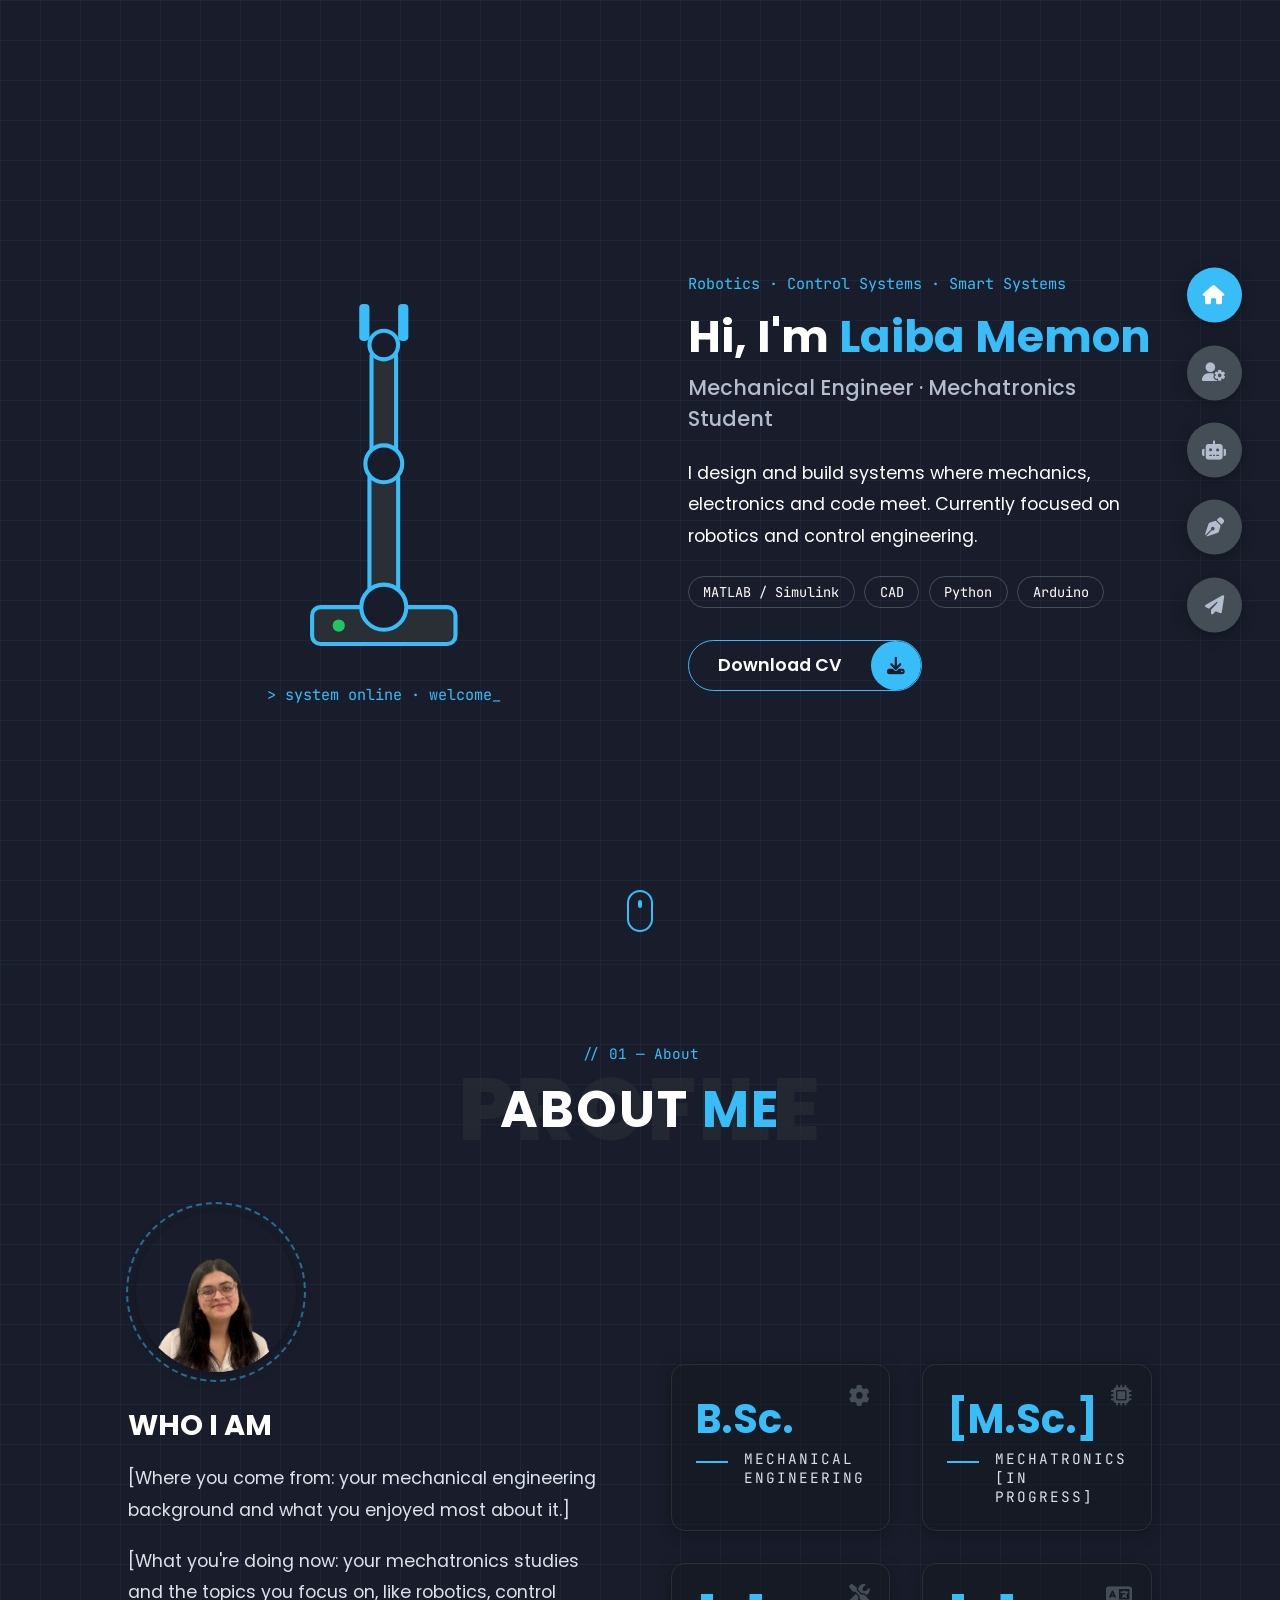
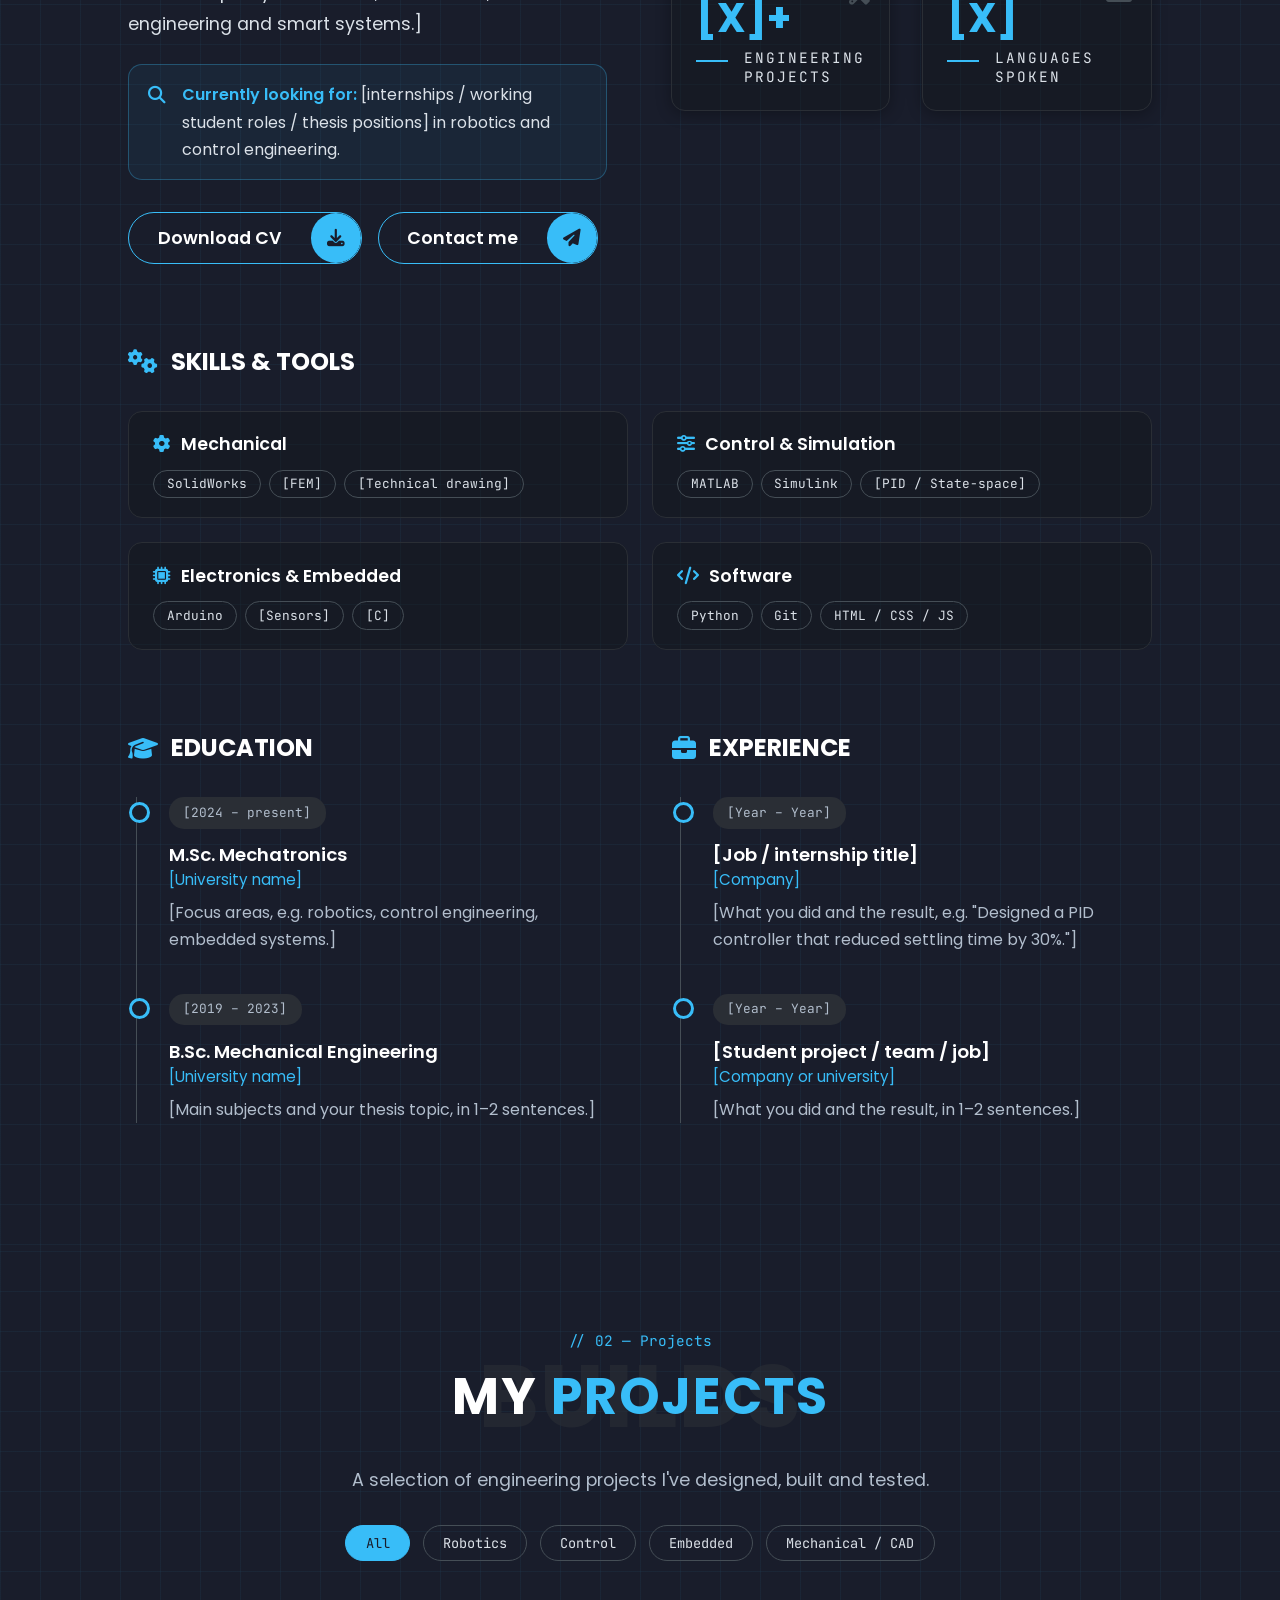
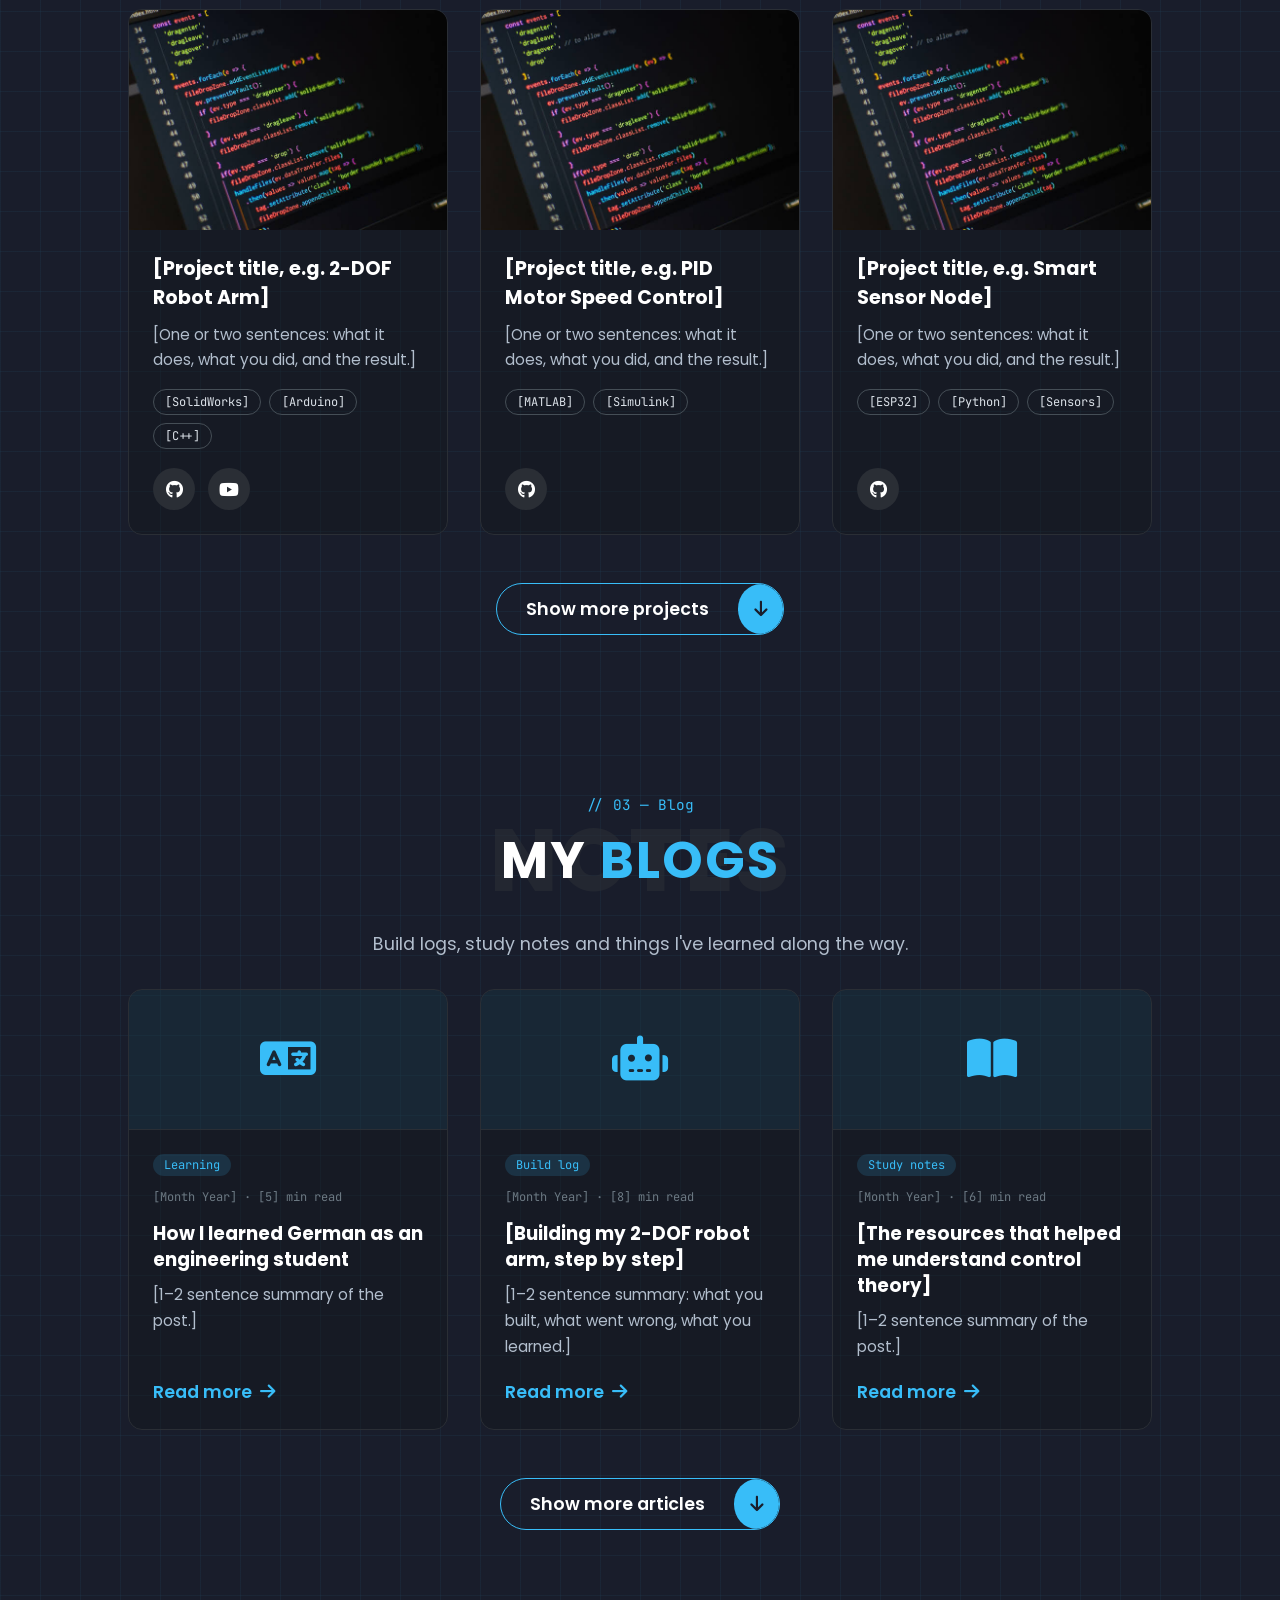
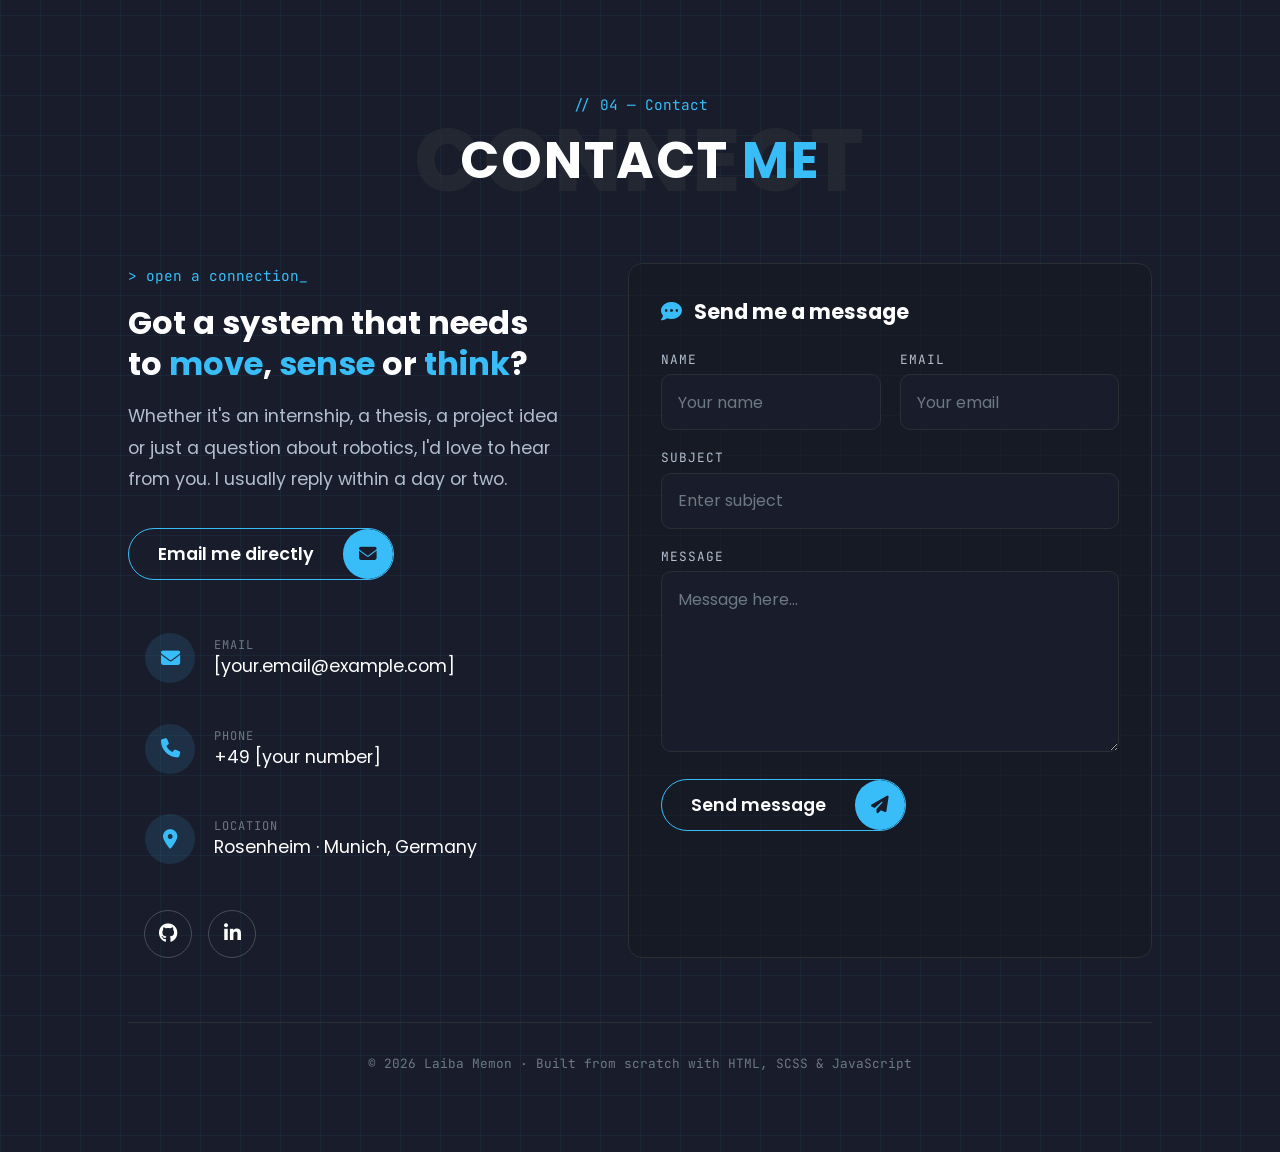
<file: Web Development/index.html>
<!DOCTYPE html>
<html lang="en">
<head>
    <!-- Info about the page; none of it shows on the page itself -->
    <meta charset="UTF-8"> <!-- lets the page display any character -->
    <meta name="viewport" content="width=device-width, initial-scale=1.0"> <!-- scales properly on phones -->
    <title>Laiba Memon | Portfolio</title> <!-- text on the browser tab -->

    <!-- Fonts: Poppins + JetBrains Mono from Google Fonts -->
    <link rel="preconnect" href="https://fonts.googleapis.com">
    <link rel="preconnect" href="https://fonts.gstatic.com" crossorigin>
    <link href="https://fonts.googleapis.com/css2?family=Poppins:wght@300;400;500;600;700&family=JetBrains+Mono:wght@400;500&display=swap" rel="stylesheet">

    <!-- Font Awesome: icon library -->
    <link rel="stylesheet" href="https://cdnjs.cloudflare.com/ajax/libs/font-awesome/6.7.2/css/all.min.css">

    <!-- My styles (last, so they override everything above) -->
    <link rel="stylesheet" href="style/style.css">
</head>

<!-- The body is everything visible on the page -->
<body class="main-content">

    <!-- ==================== HOME ==================== -->
    <header class="section sec1 header visible" id="home">
        <div class="header-content">
            <div class="left-header">
                <div class="robot-stage">
                    <svg class="robot-arm" viewBox="0 0 200 200" aria-hidden="true">
                        <rect class="base" x="65" y="170" width="70" height="18" rx="4"/>
                        <g class="arm-1">
                            <rect class="link" x="93" y="100" width="14" height="70" rx="7"/>
                            <g class="arm-2">
                                <rect class="link" x="94" y="42" width="12" height="60" rx="6"/>
                                <g class="gripper">
                                    <rect class="finger finger-l" x="88" y="22" width="5" height="18" rx="2"/>
                                    <rect class="finger finger-r" x="107" y="22" width="5" height="18" rx="2"/>
                                    <circle class="joint" cx="100" cy="42" r="7"/>
                                </g>
                                <circle class="joint" cx="100" cy="100" r="9"/>
                            </g>
                            <circle class="joint" cx="100" cy="170" r="11"/>
                        </g>
                        <circle class="led" cx="78" cy="179" r="3"/>
                    </svg>
                    <p class="robot-caption">&gt; system online · welcome<span class="cursor">_</span></p>
                </div>
            </div>

            <div class="right-header">
                <p class="eyebrow">Robotics · Control Systems · Smart Systems</p>
                <h1 class="name">Hi, I'm <span>Laiba Memon</span></h1>
                <h2 class="role">Mechanical Engineer · Mechatronics Student</h2>
                <p class="intro">
                    I design and build systems where mechanics, electronics and code meet.
                    Currently focused on robotics and control engineering.
                </p>
                <ul class="tags">
                    <li>MATLAB / Simulink</li>
                    <li>CAD</li>
                    <li>Python</li>
                    <li>Arduino</li>
                </ul>
                <div class="btn-con">
                    <a href="files/Laiba-Memon-CV.pdf" class="main-btn" download>
                        <span class="btn-text">Download CV</span>
                        <span class="btn-icon"><i class="fa-solid fa-download"></i></span>
                    </a>
                </div>
            </div>
        </div>
        <a href="#about" class="scroll-down" aria-label="Scroll down"><span></span></a>
    </header>

    <main>
        <!-- ==================== ABOUT ==================== -->
        <section class="section sec2 about" id="about">
            <div class="main-title">
                <p class="section-label">// 01 — About</p>
                <h2>About <span>me</span><span class="bg-text">profile</span></h2>
            </div>

            <!-- Bio + fact cards -->
            <div class="about-container">
                <div class="left-about">
                    <div class="about-photo">
                        <img src="images/photo.png" alt="Photo of Laiba Memon">
                    </div>
                    <h4>Who I am</h4>
                    <p>
                        [Where you come from: your mechanical engineering background and
                        what you enjoyed most about it.]
                    </p>
                    <p>
                        [What you're doing now: your mechatronics studies and the topics
                        you focus on, like robotics, control engineering and smart systems.]
                    </p>

                    <div class="looking-for">
                        <i class="fa-solid fa-magnifying-glass"></i>
                        <p><span>Currently looking for:</span> [internships / working student roles / thesis
                        positions] in robotics and control engineering.</p>
                    </div>

                    <div class="btn-con">
                        <a href="files/Laiba-Memon-CV.pdf" class="main-btn" download>
                            <span class="btn-text">Download CV</span>
                            <span class="btn-icon"><i class="fa-solid fa-download"></i></span>
                        </a>
                        <a href="#contact" class="main-btn">
                            <span class="btn-text">Contact me</span>
                            <span class="btn-icon"><i class="fa-solid fa-paper-plane"></i></span>
                        </a>
                    </div>
                </div>

                <div class="right-about">
                    <div class="about-item">
                        <i class="fa-solid fa-gear card-icon"></i>
                        <div class="abt-text">
                            <p class="large-text">B.Sc.</p>
                            <p class="small-text">Mechanical<br>Engineering</p>
                        </div>
                    </div>
                    <div class="about-item">
                        <i class="fa-solid fa-microchip card-icon"></i>
                        <div class="abt-text">
                            <p class="large-text">[M.Sc.]</p>
                            <p class="small-text">Mechatronics<br>[in progress]</p>
                        </div>
                    </div>
                    <div class="about-item">
                        <i class="fa-solid fa-screwdriver-wrench card-icon"></i>
                        <div class="abt-text">
                            <p class="large-text">[X]+</p>
                            <p class="small-text">Engineering<br>Projects</p>
                        </div>
                    </div>
                    <div class="about-item">
                        <i class="fa-solid fa-language card-icon"></i>
                        <div class="abt-text">
                            <p class="large-text">[X]</p>
                            <p class="small-text">Languages<br>Spoken</p>
                        </div>
                    </div>
                </div>
            </div>
            <!-- Skills & tools (compact) -->
            <div class="about-skills">
                <h4 class="timeline-title"><i class="fa-solid fa-gears"></i> Skills &amp; Tools</h4>
                <div class="skill-rows">
                    <div class="skill-row">
                        <p class="skill-cat"><i class="fa-solid fa-gear"></i> Mechanical</p>
                        <ul class="skill-list">
                            <li>SolidWorks</li>
                            <li>[FEM]</li>
                            <li>[Technical drawing]</li>
                        </ul>
                    </div>
                    <div class="skill-row">
                        <p class="skill-cat"><i class="fa-solid fa-sliders"></i> Control &amp; Simulation</p>
                        <ul class="skill-list">
                            <li>MATLAB</li>
                            <li>Simulink</li>
                            <li>[PID / State-space]</li>
                        </ul>
                    </div>
                    <div class="skill-row">
                        <p class="skill-cat"><i class="fa-solid fa-microchip"></i> Electronics &amp; Embedded</p>
                        <ul class="skill-list">
                            <li>Arduino</li>
                            <li>[Sensors]</li>
                            <li>[C]</li>
                        </ul>
                    </div>
                    <div class="skill-row">
                        <p class="skill-cat"><i class="fa-solid fa-code"></i> Software</p>
                        <ul class="skill-list">
                            <li>Python</li>
                            <li>Git</li>
                            <li>HTML / CSS / JS</li>
                        </ul>
                    </div>
                </div>
            </div>

            <!-- Timeline: Education | Experience -->
            <div class="timeline-wrap">

                <div class="timeline-col">
                    <h4 class="timeline-title"><i class="fa-solid fa-graduation-cap"></i> Education</h4>
                    <div class="timeline">
                        <div class="timeline-item">
                            <p class="tl-duration">[2024 – present]</p>
                            <h5>M.Sc. Mechatronics<span>[University name]</span></h5>
                            <p>[Focus areas, e.g. robotics, control engineering, embedded systems.]</p>
                        </div>
                        <div class="timeline-item">
                            <p class="tl-duration">[2019 – 2023]</p>
                            <h5>B.Sc. Mechanical Engineering<span>[University name]</span></h5>
                            <p>[Main subjects and your thesis topic, in 1–2 sentences.]</p>
                        </div>
                    </div>
                </div>

                <div class="timeline-col">
                    <h4 class="timeline-title"><i class="fa-solid fa-briefcase"></i> Experience</h4>
                    <div class="timeline">
                        <div class="timeline-item">
                            <p class="tl-duration">[Year – Year]</p>
                            <h5>[Job / internship title]<span>[Company]</span></h5>
                            <p>[What you did and the result, e.g. "Designed a PID controller that reduced settling time by 30%."]</p>
                        </div>
                        <div class="timeline-item">
                            <p class="tl-duration">[Year – Year]</p>
                            <h5>[Student project / team / job]<span>[Company or university]</span></h5>
                            <p>[What you did and the result, in 1–2 sentences.]</p>
                        </div>
                    </div>
                </div>

            </div>
        </section>

                <!-- ==================== PROJECTS ==================== -->
        <section class="section sec3 portfolio" id="portfolio">
            <div class="main-title">
                <p class="section-label">// 02 — Projects</p>
                <h2>My <span>projects</span><span class="bg-text">builds</span></h2>
            </div>

            <p class="port-text">
                A selection of engineering projects I've designed, built and tested.
            </p>

            <!-- Filter buttons: data-filter must match the words in each card's data-category -->
            <div class="port-filters">
                <button class="filter-btn active" data-filter="all">All</button>
                <button class="filter-btn" data-filter="robotics">Robotics</button>
                <button class="filter-btn" data-filter="control">Control</button>
                <button class="filter-btn" data-filter="embedded">Embedded</button>
                <button class="filter-btn" data-filter="mechanical">Mechanical / CAD</button>
            </div>

            <div class="portfolios">

                <!-- Project 1 (put your best 3 projects first) -->
                <div class="portfolio-item" data-category="robotics embedded">
                    <a href="#" class="image">  <!-- replace # with a project link -->
                        <img src="images/test.jfif" alt="[Short description of project 1 image]">
                        <div class="img-overlay">
                            <i class="fa-solid fa-magnifying-glass-plus"></i>
                            <span>View project</span>
                        </div>
                    </a>
                    <div class="port-body">
                        <h3>[Project title, e.g. 2-DOF Robot Arm]</h3>
                        <p>[One or two sentences: what it does, what you did, and the result.]</p>
                        <ul class="port-tags">
                            <li>[SolidWorks]</li>
                            <li>[Arduino]</li>
                            <li>[C++]</li>
                        </ul>
                        <div class="icons">
                            <a href="https://github.com/[your-username]/[repo]" target="_blank" class="icon" aria-label="Code on GitHub">
                                <i class="fa-brands fa-github"></i>
                            </a>
                            <a href="https://youtube.com/[video-link]" target="_blank" class="icon" aria-label="Demo video">
                                <i class="fa-brands fa-youtube"></i>
                            </a>
                        </div>
                    </div>
                </div>

                <!-- Project 2 -->
                <div class="portfolio-item" data-category="control">
                    <a href="#" class="image">
                        <img src="images/test.jfif" alt="[Short description of project 2 image]">
                        <div class="img-overlay">
                            <i class="fa-solid fa-magnifying-glass-plus"></i>
                            <span>View project</span>
                        </div>
                    </a>
                    <div class="port-body">
                        <h3>[Project title, e.g. PID Motor Speed Control]</h3>
                        <p>[One or two sentences: what it does, what you did, and the result.]</p>
                        <ul class="port-tags">
                            <li>[MATLAB]</li>
                            <li>[Simulink]</li>
                        </ul>
                        <div class="icons">
                            <a href="https://github.com/[your-username]/[repo]" target="_blank" class="icon" aria-label="Code on GitHub">
                                <i class="fa-brands fa-github"></i>
                            </a>
                        </div>
                    </div>
                </div>

                <!-- Project 3 -->
                <div class="portfolio-item" data-category="embedded">
                    <a href="#" class="image">
                        <img src="images/test.jfif" alt="[Short description of project 3 image]">
                        <div class="img-overlay">
                            <i class="fa-solid fa-magnifying-glass-plus"></i>
                            <span>View project</span>
                        </div>
                    </a>
                    <div class="port-body">
                        <h3>[Project title, e.g. Smart Sensor Node]</h3>
                        <p>[One or two sentences: what it does, what you did, and the result.]</p>
                        <ul class="port-tags">
                            <li>[ESP32]</li>
                            <li>[Python]</li>
                            <li>[Sensors]</li>
                        </ul>
                        <div class="icons">
                            <a href="https://github.com/[your-username]/[repo]" target="_blank" class="icon" aria-label="Code on GitHub">
                                <i class="fa-brands fa-github"></i>
                            </a>
                        </div>
                    </div>
                </div>

                <!-- Project 4 (hidden until "Show more") -->
                <div class="portfolio-item" data-category="mechanical">
                    <a href="#" class="image">
                        <img src="images/test.jfif" alt="[Short description of project 4 image]">
                        <div class="img-overlay">
                            <i class="fa-solid fa-magnifying-glass-plus"></i>
                            <span>View project</span>
                        </div>
                    </a>
                    <div class="port-body">
                        <h3>[Project title, e.g. Gearbox Design]</h3>
                        <p>[One or two sentences: what it does, what you did, and the result.]</p>
                        <ul class="port-tags">
                            <li>[SolidWorks]</li>
                            <li>[FEM]</li>
                        </ul>
                        <div class="icons">
                            <a href="https://github.com/[your-username]/[repo]" target="_blank" class="icon" aria-label="Code on GitHub">
                                <i class="fa-brands fa-github"></i>
                            </a>
                        </div>
                    </div>
                </div>

                <!-- Project 5 -->
                <div class="portfolio-item" data-category="robotics">
                    <a href="#" class="image">
                        <img src="images/test.jfif" alt="[Short description of project 5 image]">
                        <div class="img-overlay">
                            <i class="fa-solid fa-magnifying-glass-plus"></i>
                            <span>View project</span>
                        </div>
                    </a>
                    <div class="port-body">
                        <h3>[Project title, e.g. ROS 2 Mobile Robot]</h3>
                        <p>[One or two sentences: what it does, what you did, and the result.]</p>
                        <ul class="port-tags">
                            <li>[ROS 2]</li>
                            <li>[Python]</li>
                        </ul>
                        <div class="icons">
                            <a href="https://github.com/[your-username]/[repo]" target="_blank" class="icon" aria-label="Code on GitHub">
                                <i class="fa-brands fa-github"></i>
                            </a>
                        </div>
                    </div>
                </div>

                <!-- Project 6 -->
                <div class="portfolio-item" data-category="control robotics">
                    <a href="#" class="image">
                        <img src="images/test.jfif" alt="[Short description of project 6 image]">
                        <div class="img-overlay">
                            <i class="fa-solid fa-magnifying-glass-plus"></i>
                            <span>View project</span>
                        </div>
                    </a>
                    <div class="port-body">
                        <h3>[Project title, e.g. Inverted Pendulum Controller]</h3>
                        <p>[One or two sentences: what it does, what you did, and the result.]</p>
                        <ul class="port-tags">
                            <li>[MATLAB]</li>
                            <li>[State-space]</li>
                        </ul>
                        <div class="icons">
                            <a href="https://github.com/[your-username]/[repo]" target="_blank" class="icon" aria-label="Code on GitHub">
                                <i class="fa-brands fa-github"></i>
                            </a>
                        </div>
                    </div>
                </div>

            </div>

            <!-- Show more / show less -->
            <div class="port-more">
                <button class="main-btn" id="show-more">
                    <span class="btn-text">Show more projects</span>
                    <span class="btn-icon"><i class="fa-solid fa-arrow-down"></i></span>
                </button>
            </div>
        </section>
                <!-- ==================== BLOG ==================== -->
        <section class="section sec4 blog" id="blog">
            <div class="main-title">
                <p class="section-label">// 03 — Blog</p>
                <h2>My <span>blogs</span><span class="bg-text">notes</span></h2>
            </div>

            <p class="port-text">
                Build logs, study notes and things I've learned along the way.
            </p>

            <div class="blog-grid">

                <article class="blog-card">
                    <div class="blog-cover"><i class="fa-solid fa-language"></i></div>
                    <div class="blog-body">
                        <div class="blog-meta">
                            <span class="blog-tag">Learning</span>
                            <span>[Month Year] · [5] min read</span>
                        </div>
                        <h3>How I learned German as an engineering student</h3>
                        <p>[1–2 sentence summary of the post.]</p>
                        <a href="blog/learning-german.html" class="read-more">
                            Read more <i class="fa-solid fa-arrow-right"></i>
                        </a>
                    </div>
                </article>

                <article class="blog-card">
                    <div class="blog-cover"><i class="fa-solid fa-robot"></i></div>
                    <div class="blog-body">
                        <div class="blog-meta">
                            <span class="blog-tag">Build log</span>
                            <span>[Month Year] · [8] min read</span>
                        </div>
                        <h3>[Building my 2-DOF robot arm, step by step]</h3>
                        <p>[1–2 sentence summary: what you built, what went wrong, what you learned.]</p>
                        <a href="blog/robot-arm-build.html" class="read-more">
                            Read more <i class="fa-solid fa-arrow-right"></i>
                        </a>
                    </div>
                </article>

                <article class="blog-card">
                    <div class="blog-cover"><i class="fa-solid fa-book-open"></i></div>
                    <div class="blog-body">
                        <div class="blog-meta">
                            <span class="blog-tag">Study notes</span>
                            <span>[Month Year] · [6] min read</span>
                        </div>
                        <h3>[The resources that helped me understand control theory]</h3>
                        <p>[1–2 sentence summary of the post.]</p>
                        <a href="blog/control-theory-resources.html" class="read-more">
                            Read more <i class="fa-solid fa-arrow-right"></i>
                        </a>
                    </div>
                </article>
                                <article class="blog-card">
                    <div class="blog-cover"><i class="fa-solid fa-wave-square"></i></div>
                    <div class="blog-body">
                        <div class="blog-meta">
                            <span class="blog-tag">Study notes</span>
                            <span>[Month Year] · [7] min read</span>
                        </div>
                        <h3>[PID control explained simply]</h3>
                        <p>[1–2 sentence summary of the post.]</p>
                        <a href="blog/pid-explained.html" class="read-more">
                            Read more <i class="fa-solid fa-arrow-right"></i>
                        </a>
                    </div>
                </article>

                <article class="blog-card">
                    <div class="blog-cover"><i class="fa-solid fa-diagram-project"></i></div>
                    <div class="blog-body">
                        <div class="blog-meta">
                            <span class="blog-tag">Study notes</span>
                            <span>[Month Year] · [6] min read</span>
                        </div>
                        <h3>[Forward vs inverse kinematics]</h3>
                        <p>[1–2 sentence summary of the post.]</p>
                        <a href="blog/kinematics.html" class="read-more">
                            Read more <i class="fa-solid fa-arrow-right"></i>
                        </a>
                    </div>
                </article>

                <article class="blog-card">
                    <div class="blog-cover"><i class="fa-solid fa-route"></i></div>
                    <div class="blog-body">
                        <div class="blog-meta">
                            <span class="blog-tag">Student life</span>
                            <span>[Month Year] · [5] min read</span>
                        </div>
                        <h3>[From mechanical to mechatronics: what I wish I knew]</h3>
                        <p>[1–2 sentence summary of the post.]</p>
                        <a href="blog/mech-to-mechatronics.html" class="read-more">
                            Read more <i class="fa-solid fa-arrow-right"></i>
                        </a>
                    </div>
                </article>
            </div>
                        <!-- Show more / show less -->
            <div class="port-more">
                <button class="main-btn" id="blog-more">
                    <span class="btn-text">Show more articles</span>
                    <span class="btn-icon"><i class="fa-solid fa-arrow-down"></i></span>
                </button>
            </div>
        </section>
                <!-- ==================== CONTACT ==================== -->
        <section class="section sec5 contact" id="contact">
            <div class="main-title">
                <p class="section-label">// 04 — Contact</p>
                <h2>Contact <span>me</span><span class="bg-text">connect</span></h2>
            </div>

            <div class="contact-content-con">

                <!-- Left: headline, direct contact, details, socials -->
                <div class="left-contact">
                    <p class="contact-eyebrow">&gt; open a connection_</p>
                    <h4>Got a system that needs to <span>move</span>, <span>sense</span> or <span>think</span>?</h4>
                    <p>
                        Whether it's an internship, a thesis, a project idea or just a question
                        about robotics, I'd love to hear from you. I usually reply within a day or two.
                    </p>

                    <!-- Direct email button -->
                    <div class="btn-con contact-actions">
                        <a href="mailto:[your.email@example.com]" class="main-btn">
                            <span class="btn-text">Email me directly</span>
                            <span class="btn-icon"><i class="fa-solid fa-envelope"></i></span>
                        </a>
                    </div>

                    <!-- Contact details -->
                    <div class="contact-info">
                        <a href="mailto:[your.email@example.com]" class="contact-item">
                            <div class="contact-icon"><i class="fa-solid fa-envelope"></i></div>
                            <div>
                                <p class="contact-label">Email</p>
                                <p class="contact-value">[your.email@example.com]</p>
                            </div>
                        </a>

                        <a href="tel:+49[your-number]" class="contact-item">
                            <div class="contact-icon"><i class="fa-solid fa-phone"></i></div>
                            <div>
                                <p class="contact-label">Phone</p>
                                <p class="contact-value">+49 [your number]</p>
                            </div>
                        </a>

                        <div class="contact-item">
                            <div class="contact-icon"><i class="fa-solid fa-location-dot"></i></div>
                            <div>
                                <p class="contact-label">Location</p>
                                <p class="contact-value">Rosenheim · Munich, Germany</p>
                            </div>
                        </div>
                    </div>

                    <!-- Social links -->
                    <div class="social-links">
                        <a href="https://github.com/[your-username]" target="_blank" aria-label="GitHub">
                            <i class="fa-brands fa-github"></i>
                        </a>
                        <a href="https://linkedin.com/in/[your-profile]" target="_blank" aria-label="LinkedIn">
                            <i class="fa-brands fa-linkedin-in"></i>
                        </a>
                    </div>
                </div>

                <!-- Right: message form (replace the action link with your Formspree link) -->
                <div class="right-contact">
                    <h5 class="form-title"><i class="fa-solid fa-comment-dots"></i> Send me a message</h5>
                    <form action="https://formspree.io/f/[your-form-id]" method="POST" class="contact-form">
                        <div class="input-row">
                            <div class="input-control">
                                <label for="name">Name</label>
                                <input type="text" id="name" name="name" placeholder="Your name" required>
                            </div>
                            <div class="input-control">
                                <label for="email">Email</label>
                                <input type="email" id="email" name="email" placeholder="Your email" required>
                            </div>
                        </div>
                        <div class="input-control">
                            <label for="subject">Subject</label>
                            <input type="text" id="subject" name="subject" placeholder="Enter subject">
                        </div>
                        <div class="input-control">
                            <label for="message">Message</label>
                            <textarea id="message" name="message" rows="6" placeholder="Message here..." required></textarea>
                        </div>
                        <button type="submit" class="main-btn">
                            <span class="btn-text">Send message</span>
                            <span class="btn-icon"><i class="fa-solid fa-paper-plane"></i></span>
                        </button>
                    </form>
                </div>

            </div>

            <!-- Footer -->
            <footer class="site-footer">
                <p>© 2026 Laiba Memon · Built from scratch with HTML, SCSS &amp; JavaScript</p>
            </footer>
        </section>

            </main>

    <!-- Navigation buttons (data-title = hover label) -->
    <div class="controls">
        <div class="control control-1 active-btn" data-id="home" data-title="Home">
            <i class="fa-solid fa-house"></i>
        </div>
        <div class="control control-2" data-id="about" data-title="About me">
            <i class="fa-solid fa-user-gear"></i>
        </div>
        <div class="control control-3" data-id="portfolio" data-title="Projects">
            <i class="fa-solid fa-robot"></i>
        </div>
        <div class="control control-4" data-id="blog" data-title="Blog">
            <i class="fa-solid fa-pen-nib"></i>
        </div>
        <div class="control control-5" data-id="contact" data-title="Contact">
            <i class="fa-solid fa-paper-plane"></i>
        </div>
    </div>

    <script src="app.js"></script>
</body>
</html>
</file>
<file: Web Development/style/style.css>
html {
  scroll-behavior: smooth;
}

* {
  margin: 0;
  padding: 0;
  box-sizing: border-box;
  list-style: none;
}

:root {
  --color-primary: #191d2b;
  --color-secondary: #38bdf8;
  --color-white: #ffffff;
  --color-black: #000000;
  --color-grey-0: #f8f8f8;
  --color-grey-1: #dbe1e8;
  --color-grey-2: #b2becd;
  --color-grey-3: #6c7983;
  --color-grey-4: #454e56;
  --color-grey-5: #2a2e35;
  --color-grey-6: #12181b;
  --br-sm-2: 14px;
  --box-shadow-1: 0 3px 15px rgba(0, 0, 0, 0.3);
}

body {
  background-color: var(--color-primary);
  font-family: "Poppins", sans-serif;
  font-size: 1.1rem;
  color: var(--color-grey-1);
  transition: all 0.4s ease-in-out;
}

a {
  display: inline-block;
  text-decoration: none;
  color: inherit;
  font-family: inherit;
}

header {
  min-height: 100vh;
  color: var(--color-white);
  overflow: hidden;
}

/* ---------- Sections ---------- */
.section {
  min-height: 100vh;
  width: 100%;
  padding: 5rem 8rem;
  background-color: var(--color-primary);
  background-image: linear-gradient(rgba(56, 189, 248, 0.05) 1px, transparent 1px), linear-gradient(90deg, rgba(56, 189, 248, 0.05) 1px, transparent 1px);
  background-size: 40px 40px;
  opacity: 0;
  transform: translateY(40px);
  transition: opacity 0.8s ease-out, transform 0.8s ease-out;
}

.section.visible {
  opacity: 1;
  transform: none;
}

/* ---------- Scroll-down indicator ---------- */
.header {
  position: relative;
}

.scroll-down {
  position: absolute;
  left: 50%;
  bottom: 2rem;
  transform: translateX(-50%);
  width: 26px;
  height: 42px;
  border: 2px solid var(--color-secondary);
  border-radius: 20px;
}
.scroll-down span {
  position: absolute;
  left: 50%;
  top: 8px;
  width: 4px;
  height: 8px;
  margin-left: -2px;
  border-radius: 2px;
  background-color: var(--color-secondary);
  animation: scroll-dot 1.6s ease-in-out infinite;
}

@keyframes scroll-dot {
  0% {
    opacity: 0;
    transform: translateY(0);
  }
  30% {
    opacity: 1;
  }
  100% {
    opacity: 0;
    transform: translateY(14px);
  }
}
/* ---------- Buttons (used on every page) ---------- */
.btn-con {
  display: flex;
  flex-wrap: wrap;
  gap: 1rem;
  align-self: flex-start;
}

.main-btn {
  position: relative;
  z-index: 1;
  display: flex;
  align-items: center;
  border: 1px solid var(--color-secondary);
  border-radius: 50px;
  color: var(--color-white);
  font-weight: 600;
  overflow: hidden;
  transition: all 0.4s ease-out;
}
.main-btn .btn-text {
  padding: 0 1.8rem;
}
.main-btn .btn-icon {
  display: flex;
  align-items: center;
  justify-content: center;
  background-color: var(--color-secondary);
  color: var(--color-primary);
  border-radius: 50%;
  padding: 1rem;
}
.main-btn::before {
  content: "";
  position: absolute;
  top: 0;
  left: 0;
  width: 100%;
  height: 100%;
  background-color: var(--color-secondary);
  transform: translateX(100%);
  transition: all 0.4s ease-out;
  z-index: -1;
}
.main-btn:hover {
  color: var(--color-primary);
  box-shadow: 0 8px 20px rgba(56, 189, 248, 0.3);
}
.main-btn:hover::before {
  transform: translateX(0);
}

/* ---------- Section titles ---------- */
.main-title {
  text-align: center;
  margin-bottom: 4rem;
}
.main-title .section-label {
  font-family: "JetBrains Mono", monospace;
  font-size: 0.9rem;
  color: var(--color-secondary);
  margin-bottom: 0.5rem;
}
.main-title h2 {
  position: relative;
  z-index: 1;
  text-transform: uppercase;
  font-size: 3.2rem;
  font-weight: 700;
  letter-spacing: 2px;
  color: var(--color-white);
}
.main-title h2 span {
  color: var(--color-secondary);
}
.main-title h2 .bg-text {
  position: absolute;
  top: 50%;
  left: 50%;
  transform: translate(-50%, -50%);
  color: var(--color-grey-5);
  font-size: 5.5rem;
  font-weight: 800;
  white-space: nowrap;
  opacity: 0.6;
  z-index: -1;
  transition: all 0.4s ease-in-out;
}

/* ---------- Home ---------- */
.header-content {
  display: grid;
  grid-template-columns: repeat(2, 1fr);
  min-height: calc(100vh - 6rem);
}
.header-content .left-header {
  display: flex;
  align-items: center;
  justify-content: center;
}
.header-content .left-header .robot-stage {
  position: relative;
  width: 80%;
  max-width: 420px;
  text-align: center;
}
.header-content .left-header .robot-stage::before {
  content: "";
  position: absolute;
  inset: 10% 10% 20%;
  background: radial-gradient(circle, rgba(56, 189, 248, 0.2), transparent 70%);
  filter: blur(30px);
  z-index: -1;
}
.header-content .left-header .robot-caption {
  margin-top: 1rem;
  font-family: "JetBrains Mono", monospace;
  font-size: 0.95rem;
  color: var(--color-secondary);
}
.header-content .left-header .robot-caption .cursor {
  animation: blink 1s step-end infinite;
}
.header-content .right-header {
  display: flex;
  flex-direction: column;
  justify-content: center;
  padding-left: 3rem;
}
.header-content .right-header .eyebrow {
  font-family: "JetBrains Mono", monospace;
  font-size: 0.95rem;
  color: var(--color-secondary);
  margin-bottom: 1rem;
}
.header-content .right-header .name {
  font-size: clamp(2rem, 3.5vw, 3rem);
  font-weight: 700;
  line-height: 1.2;
  white-space: nowrap;
}
.header-content .right-header .name span {
  color: var(--color-secondary);
}
.header-content .right-header .role {
  font-size: 1.3rem;
  font-weight: 500;
  color: var(--color-grey-2);
  margin: 0.5rem 0 1.5rem;
}
.header-content .right-header .intro {
  line-height: 1.8;
  max-width: 34rem;
  margin-bottom: 1.5rem;
}
.header-content .right-header .tags {
  display: flex;
  flex-wrap: wrap;
  gap: 0.6rem;
  margin-bottom: 2rem;
}
.header-content .right-header .tags li {
  font-family: "JetBrains Mono", monospace;
  font-size: 0.85rem;
  padding: 0.35rem 0.9rem;
  border: 1px solid var(--color-grey-4);
  border-radius: 50px;
}

/* ---------- Robot arm animation ---------- */
.robot-arm {
  display: block;
  width: 100%;
  overflow: visible;
}
.robot-arm .base,
.robot-arm .link {
  fill: var(--color-grey-5);
  stroke: var(--color-secondary);
  stroke-width: 2;
}
.robot-arm .joint {
  fill: var(--color-primary);
  stroke: var(--color-secondary);
  stroke-width: 2;
}
.robot-arm .finger {
  fill: var(--color-secondary);
}
.robot-arm .led {
  fill: #22c55e;
  animation: led-blink 1.2s infinite;
}
.robot-arm .arm-1,
.robot-arm .arm-2,
.robot-arm .finger {
  transform-box: view-box;
}
.robot-arm .arm-1 {
  transform-origin: 100px 170px;
  animation: arm-1 4s ease-in-out infinite alternate;
}
.robot-arm .arm-2 {
  transform-origin: 100px 100px;
  animation: arm-2 4s ease-in-out infinite alternate;
}
.robot-arm .finger-l {
  animation: grip-l 2s ease-in-out infinite alternate;
}
.robot-arm .finger-r {
  animation: grip-r 2s ease-in-out infinite alternate;
}

@keyframes arm-1 {
  from {
    transform: rotate(-25deg);
  }
  to {
    transform: rotate(20deg);
  }
}
@keyframes arm-2 {
  from {
    transform: rotate(40deg);
  }
  to {
    transform: rotate(-35deg);
  }
}
@keyframes grip-l {
  to {
    transform: translateX(4px);
  }
}
@keyframes grip-r {
  to {
    transform: translateX(-4px);
  }
}
@keyframes led-blink {
  50% {
    opacity: 0.2;
  }
}
@keyframes blink {
  50% {
    opacity: 0;
  }
}
/* ---------- About: bio + fact cards ---------- */
.about-container {
  display: grid;
  grid-template-columns: repeat(2, 1fr);
  gap: 4rem;
  padding-bottom: 5rem;
}
.about-container .left-about .about-photo {
  width: 160px;
  aspect-ratio: 1/1;
  border-radius: 50%;
  overflow: hidden;
  outline: 2px dashed rgba(56, 189, 248, 0.5);
  outline-offset: 8px;
  margin: 0 0 2rem 8px;
  box-shadow: var(--box-shadow-1);
}
.about-container .left-about .about-photo img {
  display: block;
  width: 100%;
  height: 100%;
  object-fit: cover;
  object-position: center 30%;
  transform: scale(1.15);
}
.about-container .left-about h4 {
  font-size: 1.8rem;
  color: var(--color-white);
  text-transform: uppercase;
  margin-bottom: 1rem;
}
.about-container .left-about > p {
  line-height: 1.8;
  margin-bottom: 1.2rem;
  color: var(--color-grey-1);
}
.about-container .left-about .looking-for {
  display: flex;
  align-items: flex-start;
  gap: 1rem;
  margin: 1.5rem 0 2rem;
  padding: 1rem 1.2rem;
  border: 1px solid rgba(56, 189, 248, 0.3);
  border-radius: var(--br-sm-2);
  background-color: rgba(56, 189, 248, 0.06);
}
.about-container .left-about .looking-for i {
  color: var(--color-secondary);
  margin-top: 0.3rem;
}
.about-container .left-about .looking-for p {
  line-height: 1.7;
  font-size: 1rem;
}
.about-container .left-about .looking-for p span {
  color: var(--color-secondary);
  font-weight: 600;
}
.about-container .right-about {
  display: grid;
  grid-template-columns: repeat(2, 1fr);
  gap: 2rem;
  align-content: center;
}
.about-container .right-about .about-item {
  position: relative;
  border: 1px solid var(--color-grey-5);
  border-radius: var(--br-sm-2);
  background-color: rgba(18, 24, 27, 0.4);
  box-shadow: var(--box-shadow-1);
  transition: all 0.4s ease-in-out;
}
.about-container .right-about .about-item .card-icon {
  position: absolute;
  top: 1.2rem;
  right: 1.2rem;
  font-size: 1.3rem;
  color: var(--color-grey-4);
  transition: all 0.4s ease-in-out;
}
.about-container .right-about .about-item:hover {
  cursor: default;
  transform: translateY(-5px);
  border: 1px solid var(--color-secondary);
}
.about-container .right-about .about-item:hover .card-icon {
  color: var(--color-secondary);
}
.about-container .right-about .about-item .abt-text {
  padding: 1.5rem;
  display: flex;
  flex-direction: column;
}
.about-container .right-about .about-item .abt-text .large-text {
  font-size: 2.5rem;
  font-weight: 700;
  color: var(--color-secondary);
}
.about-container .right-about .about-item .abt-text .small-text {
  position: relative;
  padding-left: 3rem;
  text-transform: uppercase;
  font-family: "JetBrains Mono", monospace;
  font-size: 0.9rem;
  letter-spacing: 2px;
  color: var(--color-grey-1);
}
.about-container .right-about .about-item .abt-text .small-text::before {
  content: "";
  position: absolute;
  left: 0;
  top: 0.7rem;
  width: 2rem;
  height: 2px;
  background-color: var(--color-secondary);
}

/* ---------- About: timeline (Education | Experience) ---------- */
.timeline-wrap {
  display: grid;
  grid-template-columns: repeat(2, 1fr);
  gap: 4rem;
  padding-bottom: 3rem;
}
.timeline-wrap .timeline-title {
  display: flex;
  align-items: center;
  gap: 0.8rem;
  font-size: 1.5rem;
  text-transform: uppercase;
  color: var(--color-white);
  margin-bottom: 2rem;
}
.timeline-wrap .timeline-title i {
  color: var(--color-secondary);
}
.timeline-wrap .timeline {
  display: flex;
  flex-direction: column;
  gap: 2.5rem;
  margin-left: 0.5rem;
  border-left: 1px solid var(--color-grey-4);
}
.timeline-wrap .timeline .timeline-item {
  position: relative;
  padding-left: 2rem;
}
.timeline-wrap .timeline .timeline-item::before {
  content: "";
  position: absolute;
  left: -8px;
  top: 0.3rem;
  width: 15px;
  height: 15px;
  border-radius: 50%;
  background-color: var(--color-primary);
  border: 3px solid var(--color-secondary);
}
.timeline-wrap .timeline .timeline-item .tl-duration {
  display: inline-block;
  padding: 0.3rem 0.9rem;
  border-radius: 15px;
  background-color: var(--color-grey-5);
  font-family: "JetBrains Mono", monospace;
  font-size: 0.8rem;
}
.timeline-wrap .timeline .timeline-item h5 {
  display: flex;
  flex-direction: column;
  padding: 0.8rem 0 0.5rem;
  font-size: 1.15rem;
  font-weight: 600;
  color: var(--color-white);
}
.timeline-wrap .timeline .timeline-item h5 span {
  font-size: 0.95rem;
  font-weight: 400;
  color: var(--color-secondary);
}
.timeline-wrap .timeline .timeline-item p {
  color: var(--color-grey-2);
  line-height: 1.7;
  font-size: 1rem;
}

/* ---------- Projects ---------- */
/* ---------- Projects ---------- */
.port-text {
  text-align: center;
  color: var(--color-grey-2);
  margin: -2rem 0 2rem;
}

.port-filters {
  display: flex;
  flex-wrap: wrap;
  justify-content: center;
  gap: 0.8rem;
  margin-bottom: 3rem;
}
.port-filters .filter-btn {
  font-family: "JetBrains Mono", monospace;
  font-size: 0.85rem;
  padding: 0.5rem 1.2rem;
  border: 1px solid var(--color-grey-4);
  border-radius: 50px;
  background: transparent;
  color: var(--color-grey-1);
  cursor: pointer;
  transition: all 0.3s ease-in-out;
}
.port-filters .filter-btn:hover {
  border-color: var(--color-secondary);
  color: var(--color-secondary);
}
.port-filters .filter-btn.active {
  background-color: var(--color-secondary);
  border-color: var(--color-secondary);
  color: var(--color-primary);
}

.portfolios {
  display: grid;
  grid-template-columns: repeat(3, 1fr);
  gap: 2rem;
}
.portfolios .portfolio-item {
  display: flex;
  flex-direction: column;
  border: 1px solid var(--color-grey-5);
  border-radius: var(--br-sm-2);
  background-color: rgba(18, 24, 27, 0.4);
  overflow: hidden;
  transition: all 0.4s ease-in-out;
  animation: card-in 0.5s ease-out;
}
.portfolios .portfolio-item.hidden {
  display: none;
}
.portfolios .portfolio-item .image {
  position: relative;
  display: block;
  overflow: hidden;
}
.portfolios .portfolio-item .image img {
  display: block;
  width: 100%;
  height: 220px;
  object-fit: cover;
  transition: transform 0.5s ease-in-out;
}
.portfolios .portfolio-item .image .img-overlay {
  position: absolute;
  inset: 0;
  display: flex;
  flex-direction: column;
  align-items: center;
  justify-content: center;
  gap: 0.6rem;
  background-color: rgba(56, 189, 248, 0.75);
  color: var(--color-primary);
  font-weight: 600;
  opacity: 0;
  transition: opacity 0.4s ease-in-out;
}
.portfolios .portfolio-item .image .img-overlay i {
  font-size: 1.8rem;
  transform: translateY(10px);
  transition: transform 0.4s ease-in-out;
}
.portfolios .portfolio-item .port-body {
  display: flex;
  flex-direction: column;
  flex: 1;
  padding: 1.5rem;
}
.portfolios .portfolio-item .port-body h3 {
  font-size: 1.2rem;
  color: var(--color-white);
  margin-bottom: 0.6rem;
}
.portfolios .portfolio-item .port-body p {
  font-size: 0.95rem;
  line-height: 1.7;
  color: var(--color-grey-2);
  margin-bottom: 1rem;
}
.portfolios .portfolio-item .port-tags {
  display: flex;
  flex-wrap: wrap;
  gap: 0.5rem;
  margin-bottom: 1.2rem;
}
.portfolios .portfolio-item .port-tags li {
  font-family: "JetBrains Mono", monospace;
  font-size: 0.75rem;
  padding: 0.25rem 0.7rem;
  border: 1px solid var(--color-grey-4);
  border-radius: 50px;
}
.portfolios .portfolio-item .icons {
  display: flex;
  gap: 0.8rem;
  margin-top: auto;
}
.portfolios .portfolio-item .icons .icon {
  display: flex;
  align-items: center;
  justify-content: center;
  width: 42px;
  height: 42px;
  border-radius: 50%;
  background-color: var(--color-grey-5);
  transition: all 0.4s ease-in-out;
}
.portfolios .portfolio-item .icons .icon i {
  font-size: 1.1rem;
  color: var(--color-white);
}
.portfolios .portfolio-item .icons .icon:hover {
  background-color: var(--color-secondary);
}
.portfolios .portfolio-item .icons .icon:hover i {
  color: var(--color-primary);
}
.portfolios .portfolio-item:hover {
  transform: translateY(-6px);
  border-color: var(--color-secondary);
  box-shadow: 0 10px 30px rgba(56, 189, 248, 0.12);
}
.portfolios .portfolio-item:hover .image img {
  transform: scale(1.06);
}
.portfolios .portfolio-item:hover .img-overlay {
  opacity: 1;
}
.portfolios .portfolio-item:hover .img-overlay i {
  transform: translateY(0);
}

@keyframes card-in {
  from {
    opacity: 0;
    transform: translateY(20px);
  }
  to {
    opacity: 1;
    transform: translateY(0);
  }
}
.port-more {
  display: flex;
  justify-content: center;
  margin-top: 3rem;
}
.port-more button.main-btn {
  background: transparent;
  font: inherit;
  font-weight: 600;
  cursor: pointer;
}

/* ---------- About: skills & tools ---------- */
.about-skills {
  padding-bottom: 5rem;
}
.about-skills .timeline-title {
  display: flex;
  align-items: center;
  gap: 0.8rem;
  font-size: 1.5rem;
  text-transform: uppercase;
  color: var(--color-white);
  margin-bottom: 2rem;
}
.about-skills .timeline-title i {
  color: var(--color-secondary);
}
.about-skills .skill-rows {
  display: grid;
  grid-template-columns: repeat(2, 1fr);
  gap: 1.5rem;
}
.about-skills .skill-row {
  padding: 1.2rem 1.5rem;
  border: 1px solid var(--color-grey-5);
  border-radius: var(--br-sm-2);
  background-color: rgba(18, 24, 27, 0.4);
  transition: border-color 0.4s ease-in-out;
}
.about-skills .skill-row:hover {
  border-color: var(--color-secondary);
}
.about-skills .skill-row .skill-cat {
  display: flex;
  align-items: center;
  gap: 0.6rem;
  font-weight: 600;
  color: var(--color-white);
  margin-bottom: 0.8rem;
}
.about-skills .skill-row .skill-cat i {
  color: var(--color-secondary);
}
.about-skills .skill-list {
  display: flex;
  flex-wrap: wrap;
  gap: 0.5rem;
}
.about-skills .skill-list li {
  font-family: "JetBrains Mono", monospace;
  font-size: 0.8rem;
  padding: 0.3rem 0.8rem;
  border: 1px solid var(--color-grey-4);
  border-radius: 50px;
}

/* ---------- Blog ---------- */
.blog-grid {
  display: grid;
  grid-template-columns: repeat(3, 1fr);
  gap: 2rem;
}
.blog-grid .blog-card {
  display: flex;
  flex-direction: column;
  border: 1px solid var(--color-grey-5);
  border-radius: var(--br-sm-2);
  background-color: rgba(18, 24, 27, 0.4);
  overflow: hidden;
  transition: all 0.4s ease-in-out;
  animation: card-in 0.5s ease-out;
}
.blog-grid .blog-card.hidden {
  display: none;
}
.blog-grid .blog-card .blog-cover {
  display: flex;
  align-items: center;
  justify-content: center;
  height: 140px;
  background-color: rgba(56, 189, 248, 0.08);
  border-bottom: 1px solid var(--color-grey-5);
}
.blog-grid .blog-card .blog-cover i {
  font-size: 2.8rem;
  color: var(--color-secondary);
  transition: transform 0.4s ease-in-out;
}
.blog-grid .blog-card .blog-body {
  display: flex;
  flex-direction: column;
  flex: 1;
  padding: 1.5rem;
}
.blog-grid .blog-card .blog-body .blog-meta {
  display: flex;
  flex-wrap: wrap;
  align-items: center;
  gap: 0.8rem;
  font-family: "JetBrains Mono", monospace;
  font-size: 0.75rem;
  color: var(--color-grey-3);
  margin-bottom: 1rem;
}
.blog-grid .blog-card .blog-body .blog-meta .blog-tag {
  padding: 0.2rem 0.7rem;
  border-radius: 50px;
  background-color: rgba(56, 189, 248, 0.15);
  color: var(--color-secondary);
}
.blog-grid .blog-card .blog-body h3 {
  font-size: 1.15rem;
  line-height: 1.4;
  color: var(--color-white);
  margin-bottom: 0.6rem;
}
.blog-grid .blog-card .blog-body p {
  font-size: 0.95rem;
  line-height: 1.7;
  color: var(--color-grey-2);
  margin-bottom: 1.2rem;
}
.blog-grid .blog-card .blog-body .read-more {
  display: inline-flex;
  align-items: center;
  gap: 0.5rem;
  margin-top: auto;
  font-weight: 600;
  color: var(--color-secondary);
}
.blog-grid .blog-card .blog-body .read-more i {
  transition: transform 0.3s ease-in-out;
}
.blog-grid .blog-card .blog-body .read-more:hover i {
  transform: translateX(5px);
}
.blog-grid .blog-card:hover {
  transform: translateY(-6px);
  border-color: var(--color-secondary);
  box-shadow: 0 10px 30px rgba(56, 189, 248, 0.12);
}
.blog-grid .blog-card:hover .blog-cover i {
  transform: scale(1.15) rotate(-5deg);
}

/* ---------- Contact ---------- */
button.main-btn {
  background: transparent;
  font: inherit;
  font-weight: 600;
  cursor: pointer;
}

.contact-content-con {
  display: grid;
  grid-template-columns: 1fr 1.2fr;
  gap: 4rem;
  padding-bottom: 4rem;
}
.contact-content-con .left-contact .contact-eyebrow {
  font-family: "JetBrains Mono", monospace;
  font-size: 0.9rem;
  color: var(--color-secondary);
  margin-bottom: 0.8rem;
}
.contact-content-con .left-contact h4 {
  font-size: 2rem;
  line-height: 1.3;
  color: var(--color-white);
  margin-bottom: 1rem;
}
.contact-content-con .left-contact h4 span {
  color: var(--color-secondary);
}
.contact-content-con .left-contact > p {
  line-height: 1.8;
  color: var(--color-grey-2);
  margin-bottom: 2rem;
}
.contact-content-con .left-contact .contact-actions {
  margin-bottom: 2.5rem;
}
.contact-content-con .left-contact .contact-info {
  display: flex;
  flex-direction: column;
  gap: 0.8rem;
  margin-bottom: 2rem;
}
.contact-content-con .left-contact .contact-item {
  display: flex;
  align-items: center;
  gap: 1.2rem;
  padding: 0.8rem 1rem;
  border: 1px solid transparent;
  border-radius: var(--br-sm-2);
  transition: all 0.3s ease-in-out;
}
.contact-content-con .left-contact .contact-item .contact-icon {
  display: flex;
  align-items: center;
  justify-content: center;
  flex-shrink: 0;
  width: 50px;
  height: 50px;
  border-radius: 50%;
  background-color: rgba(56, 189, 248, 0.12);
  color: var(--color-secondary);
  font-size: 1.2rem;
  transition: all 0.3s ease-in-out;
}
.contact-content-con .left-contact .contact-item .contact-label {
  font-family: "JetBrains Mono", monospace;
  font-size: 0.75rem;
  text-transform: uppercase;
  letter-spacing: 1px;
  color: var(--color-grey-3);
}
.contact-content-con .left-contact .contact-item .contact-value {
  color: var(--color-white);
  word-break: break-word;
}
.contact-content-con .left-contact a.contact-item:hover {
  border-color: var(--color-grey-5);
  background-color: rgba(18, 24, 27, 0.4);
}
.contact-content-con .left-contact a.contact-item:hover .contact-icon {
  background-color: var(--color-secondary);
  color: var(--color-primary);
}
.contact-content-con .left-contact .social-links {
  display: flex;
  gap: 1rem;
  padding-left: 1rem;
}
.contact-content-con .left-contact .social-links a {
  display: flex;
  align-items: center;
  justify-content: center;
  width: 48px;
  height: 48px;
  border: 1px solid var(--color-grey-4);
  border-radius: 50%;
  font-size: 1.2rem;
  color: var(--color-white);
  transition: all 0.3s ease-in-out;
}
.contact-content-con .left-contact .social-links a:hover {
  border-color: var(--color-secondary);
  background-color: var(--color-secondary);
  color: var(--color-primary);
  transform: translateY(-4px);
}
.contact-content-con .right-contact {
  padding: 2rem;
  border: 1px solid var(--color-grey-5);
  border-radius: var(--br-sm-2);
  background-color: rgba(18, 24, 27, 0.4);
}
.contact-content-con .right-contact .form-title {
  display: flex;
  align-items: center;
  gap: 0.7rem;
  font-size: 1.3rem;
  color: var(--color-white);
  margin-bottom: 1.5rem;
}
.contact-content-con .right-contact .form-title i {
  color: var(--color-secondary);
}
.contact-content-con .contact-form {
  display: flex;
  flex-direction: column;
  gap: 1.2rem;
}
.contact-content-con .contact-form .input-row {
  display: grid;
  grid-template-columns: repeat(2, 1fr);
  gap: 1.2rem;
}
.contact-content-con .contact-form .input-control {
  display: flex;
  flex-direction: column;
  gap: 0.4rem;
}
.contact-content-con .contact-form .input-control label {
  font-family: "JetBrains Mono", monospace;
  font-size: 0.8rem;
  text-transform: uppercase;
  letter-spacing: 1px;
  color: var(--color-grey-2);
}
.contact-content-con .contact-form .input-control input,
.contact-content-con .contact-form .input-control textarea {
  width: 100%;
  padding: 0.9rem 1rem;
  border: 1px solid var(--color-grey-5);
  border-radius: 10px;
  background-color: var(--color-primary);
  color: var(--color-white);
  font-family: inherit;
  font-size: 1rem;
  transition: border-color 0.3s ease-in-out, box-shadow 0.3s ease-in-out;
}
.contact-content-con .contact-form .input-control input::placeholder,
.contact-content-con .contact-form .input-control textarea::placeholder {
  color: var(--color-grey-3);
}
.contact-content-con .contact-form .input-control input:focus,
.contact-content-con .contact-form .input-control textarea:focus {
  outline: none;
  border-color: var(--color-secondary);
  box-shadow: 0 0 0 3px rgba(56, 189, 248, 0.15);
}
.contact-content-con .contact-form .input-control textarea {
  resize: vertical;
}
.contact-content-con .contact-form button.main-btn {
  align-self: flex-start;
  margin-top: 0.5rem;
}

/* ---------- Footer ---------- */
.site-footer {
  padding-top: 2rem;
  border-top: 1px solid var(--color-grey-5);
  text-align: center;
}
.site-footer p {
  font-family: "JetBrains Mono", monospace;
  font-size: 0.8rem;
  color: var(--color-grey-3);
}

/* ---------- Navigation buttons ---------- */
.controls {
  position: fixed;
  z-index: 10;
  top: 50%;
  right: 3%;
  display: flex;
  flex-direction: column;
  align-items: center;
  transform: translateY(-50%);
}
.controls .control {
  position: relative;
  padding: 1rem;
  cursor: pointer;
  background-color: var(--color-grey-4);
  width: 55px;
  height: 55px;
  border-radius: 50%;
  display: flex;
  justify-content: center;
  align-items: center;
  margin: 0.7rem 0;
  box-shadow: var(--box-shadow-1);
}
.controls .control i {
  font-size: 1.2rem;
  color: var(--color-grey-2);
  pointer-events: none;
}
.controls .control::after {
  content: attr(data-title);
  position: absolute;
  right: 130%;
  top: 50%;
  transform: translateY(-50%) translateX(10px);
  white-space: nowrap;
  font-family: "JetBrains Mono", monospace;
  font-size: 0.8rem;
  padding: 0.35rem 0.8rem;
  border-radius: 6px;
  background-color: var(--color-grey-5);
  color: var(--color-white);
  border: 1px solid rgba(56, 189, 248, 0.3);
  opacity: 0;
  pointer-events: none;
  transition: all 0.3s ease;
}
.controls .control:hover::after {
  opacity: 1;
  transform: translateY(-50%) translateX(0);
}
.controls .active-btn {
  background-color: var(--color-secondary) !important;
  transition: all 0.4s ease-in-out;
}
.controls .active-btn i {
  color: var(--color-white) !important;
}

/* ==================== RESPONSIVE ==================== */
/* ---------- Tablets & small laptops ---------- */
@media screen and (max-width: 1100px) {
  .section {
    padding: 4rem 5rem;
  }
  .portfolios,
  .blog-grid {
    grid-template-columns: repeat(2, 1fr);
  }
  .about-container,
  .contact-content-con {
    grid-template-columns: 1fr;
    gap: 3rem;
  }
}
/* ---------- Phones ---------- */
@media screen and (max-width: 700px) {
  .section {
    padding: 3rem 1.5rem 6rem;
  }
  .main-title {
    margin-bottom: 2.5rem;
  }
  .main-title h2 {
    font-size: 2.2rem;
  }
  .main-title h2 .bg-text {
    font-size: 3.2rem;
  }
  .header-content {
    grid-template-columns: 1fr;
    gap: 2rem;
    padding-bottom: 4rem;
  }
  .header-content .right-header {
    grid-row: 1;
    padding-left: 0;
    text-align: center;
    align-items: center;
  }
  .header-content .right-header .name {
    white-space: normal;
    font-size: 2.2rem;
  }
  .header-content .right-header .tags {
    justify-content: center;
  }
  .header-content .right-header .btn-con {
    align-self: center;
  }
  .header-content .left-header .robot-stage {
    width: 70%;
  }
  .scroll-down {
    display: none;
  }
  .about-container .right-about {
    gap: 1rem;
  }
  .about-container .right-about .about-item .abt-text {
    padding: 1rem;
  }
  .about-container .right-about .about-item .abt-text .large-text {
    font-size: 1.8rem;
  }
  .about-container .right-about .about-item .abt-text .small-text {
    padding-left: 0;
    font-size: 0.75rem;
  }
  .about-container .right-about .about-item .abt-text .small-text::before {
    display: none;
  }
  .about-skills .skill-rows,
  .timeline-wrap,
  .portfolios,
  .blog-grid,
  .contact-content-con .contact-form .input-row {
    grid-template-columns: 1fr;
  }
  .timeline-wrap {
    gap: 3rem;
  }
  .port-filters .filter-btn {
    font-size: 0.75rem;
    padding: 0.4rem 0.9rem;
  }
  .contact-content-con .left-contact h4 {
    font-size: 1.6rem;
  }
  .contact-content-con .right-contact {
    padding: 1.5rem;
  }
  .controls {
    top: auto;
    bottom: 0;
    left: 0;
    right: auto;
    transform: none;
    width: 100%;
    flex-direction: row;
    justify-content: space-around;
    padding: 0.6rem 0;
    background-color: var(--color-grey-6);
    border-top: 1px solid var(--color-grey-5);
  }
  .controls .control {
    width: 45px;
    height: 45px;
    margin: 0;
    padding: 0;
  }
  .controls .control::after {
    display: none;
  }
}

/*# sourceMappingURL=style.css.map */
</file>
